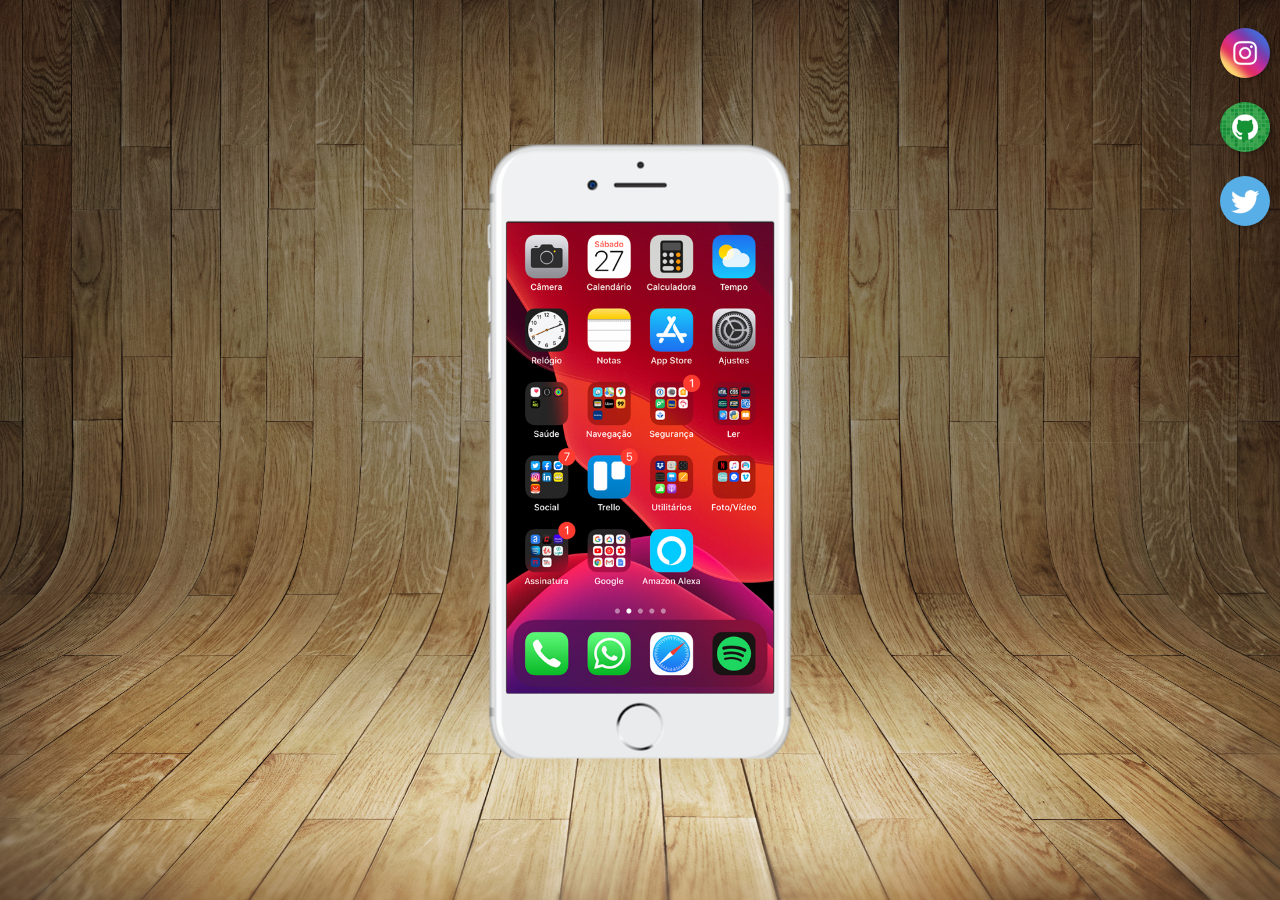
<file: index.html>
<!DOCTYPE html>
<html lang="pt-br">
<head>
    <meta charset="UTF-8">
    <meta name="viewport" content="width=device-width, initial-scale=1.0">
    <title>Redes Sociais</title>
    <link rel="shortcut icon" href="pacote-d013/pacote-d013/favicon.ico" type="image/x-icon">
    <link rel="stylesheet" href="estilo/style.css">
</head>
<body>
    
    <div class="fundo">
        <div class="iphone">
            <iframe src="home.html" name="tela" id="tela" frameborder="0"> s</iframe>
        </div>
    </div>

        <ul class="redes-sociais">
            <li>
                
            </li >
            <li>
                <a href="#"><img src="imagens/logo-instagram.jpg" alt="logo-instagram"></a></li>
            <li>
                <a href="#"><img src="imagens/logo-github.jpg" alt="logo-github"></a>
            </li>
            <li>
                <a href="#"><img src="imagens/logo-twitter.jpg" alt="logo-twitter"></a>
            </li>
        </ul>

        <iframe src="home.html" frameborder="0"><a href="home.html">sei ladasd</a></iframe>

</body>
</html>
</file>
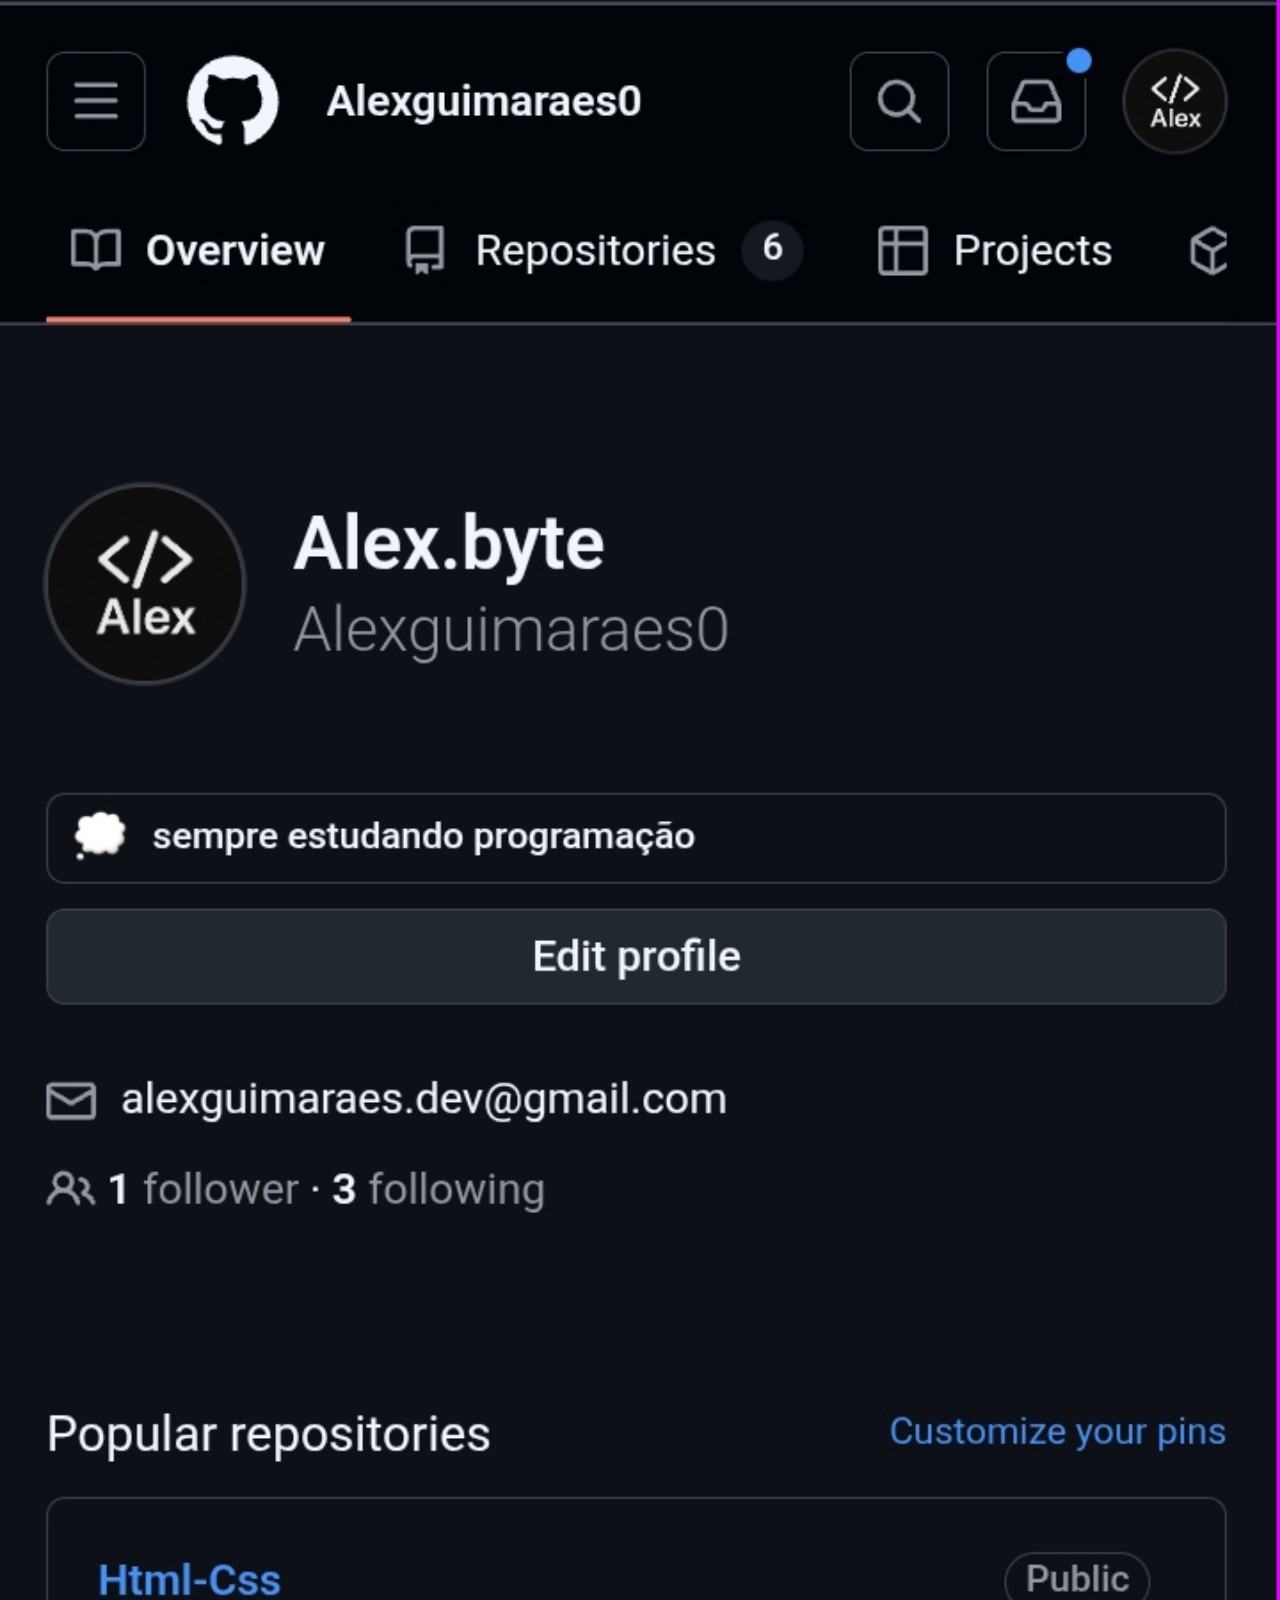
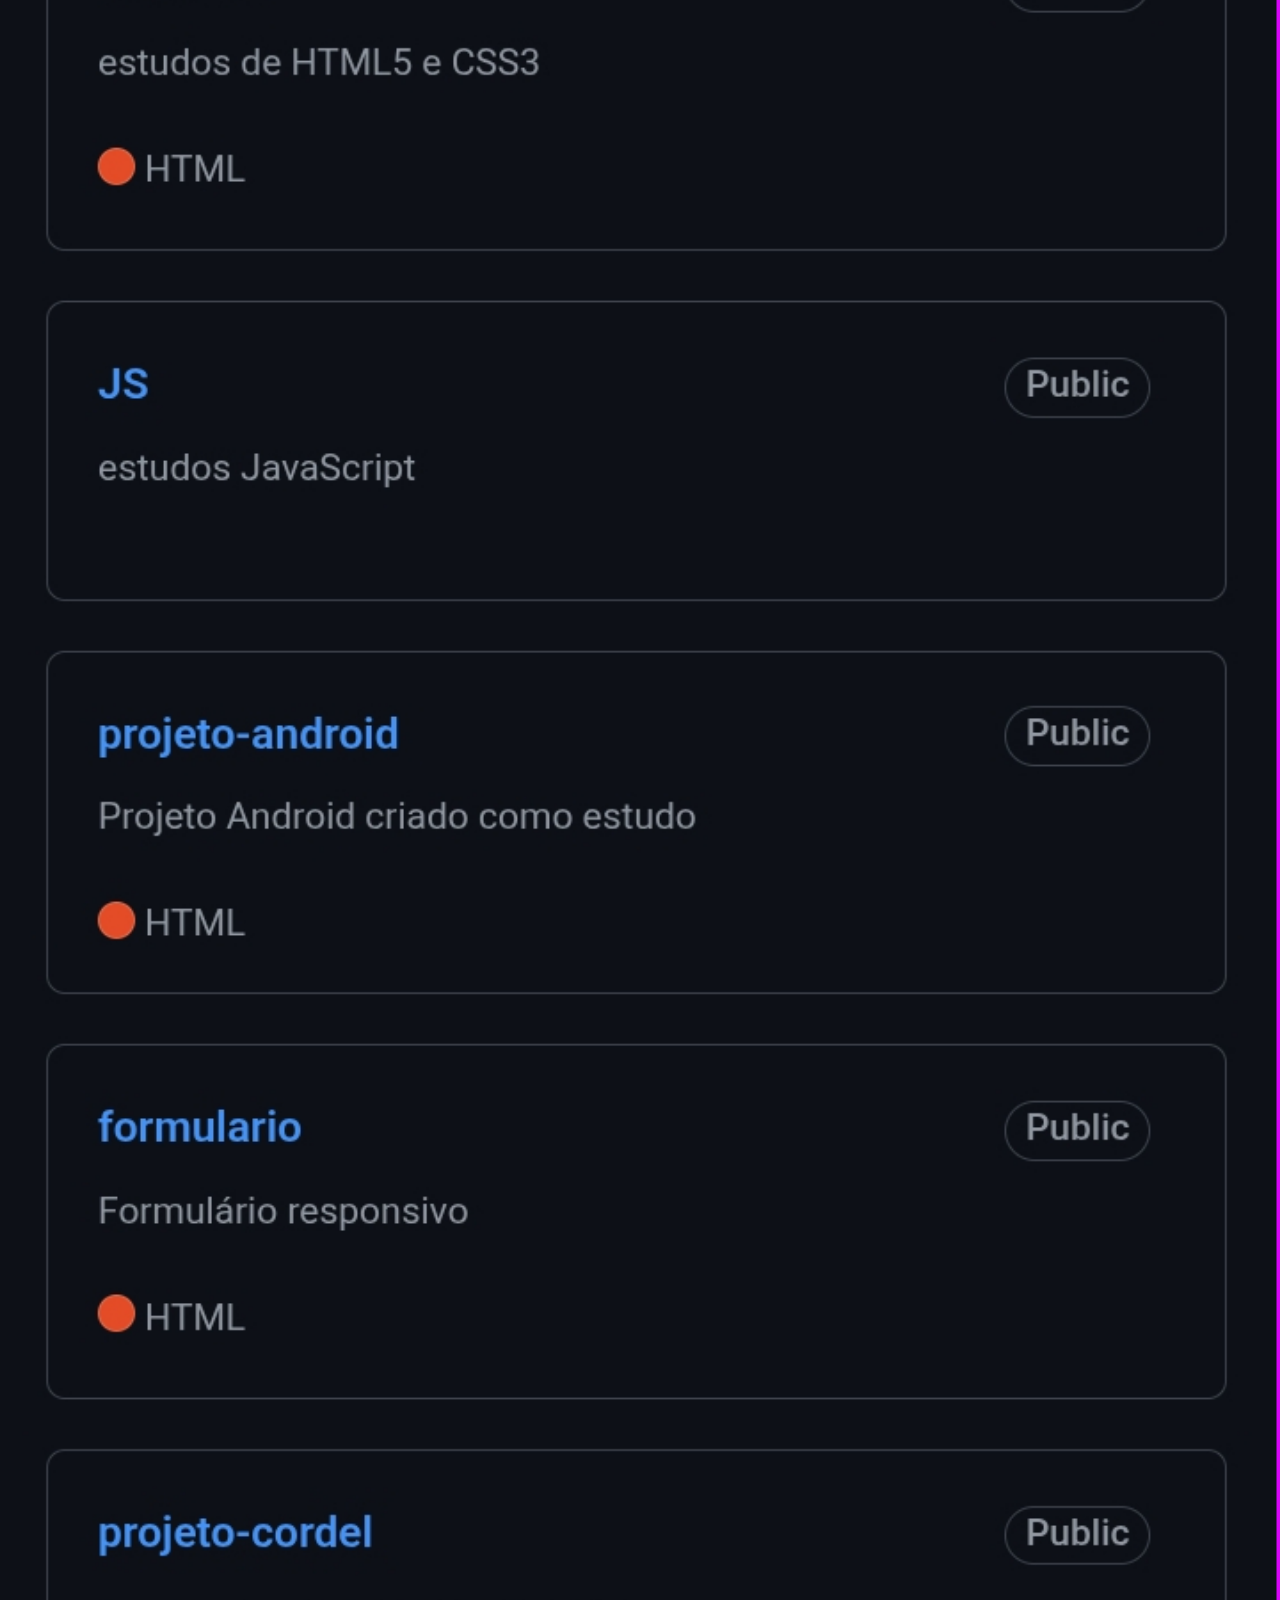
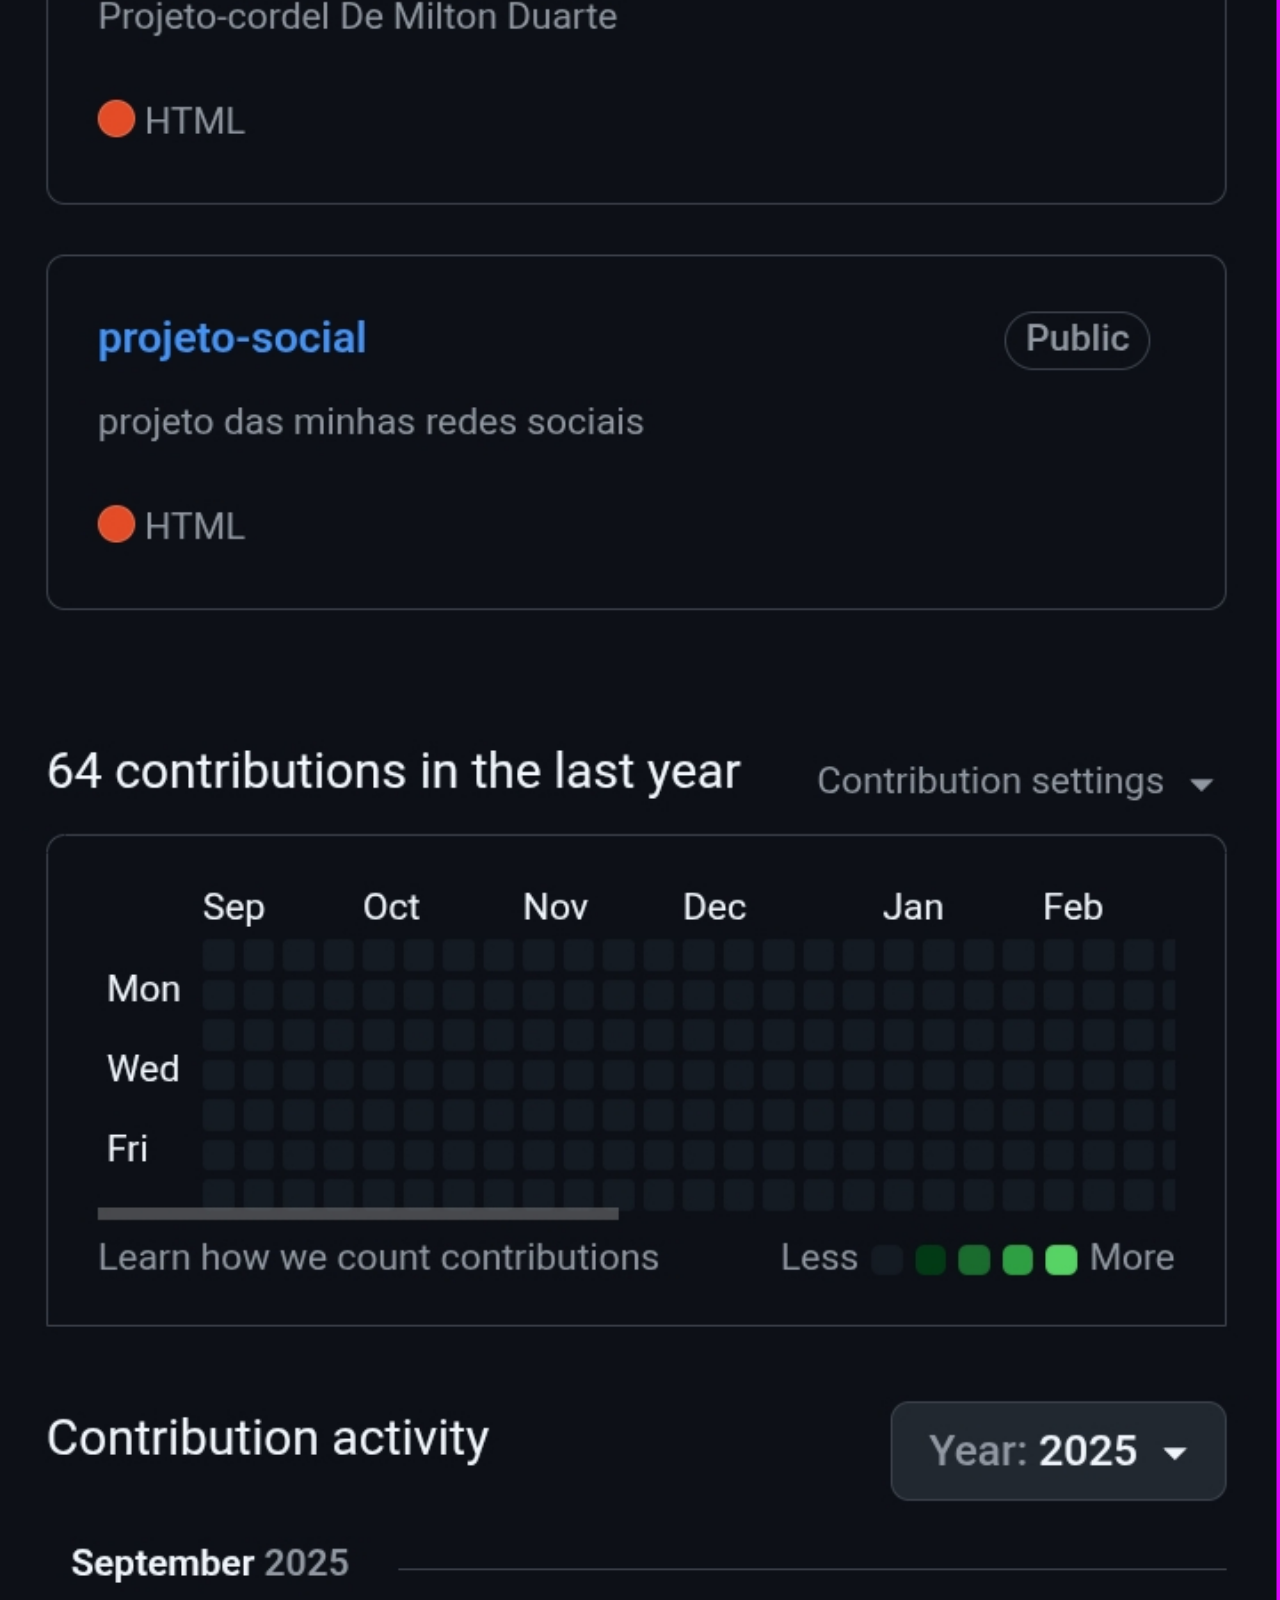
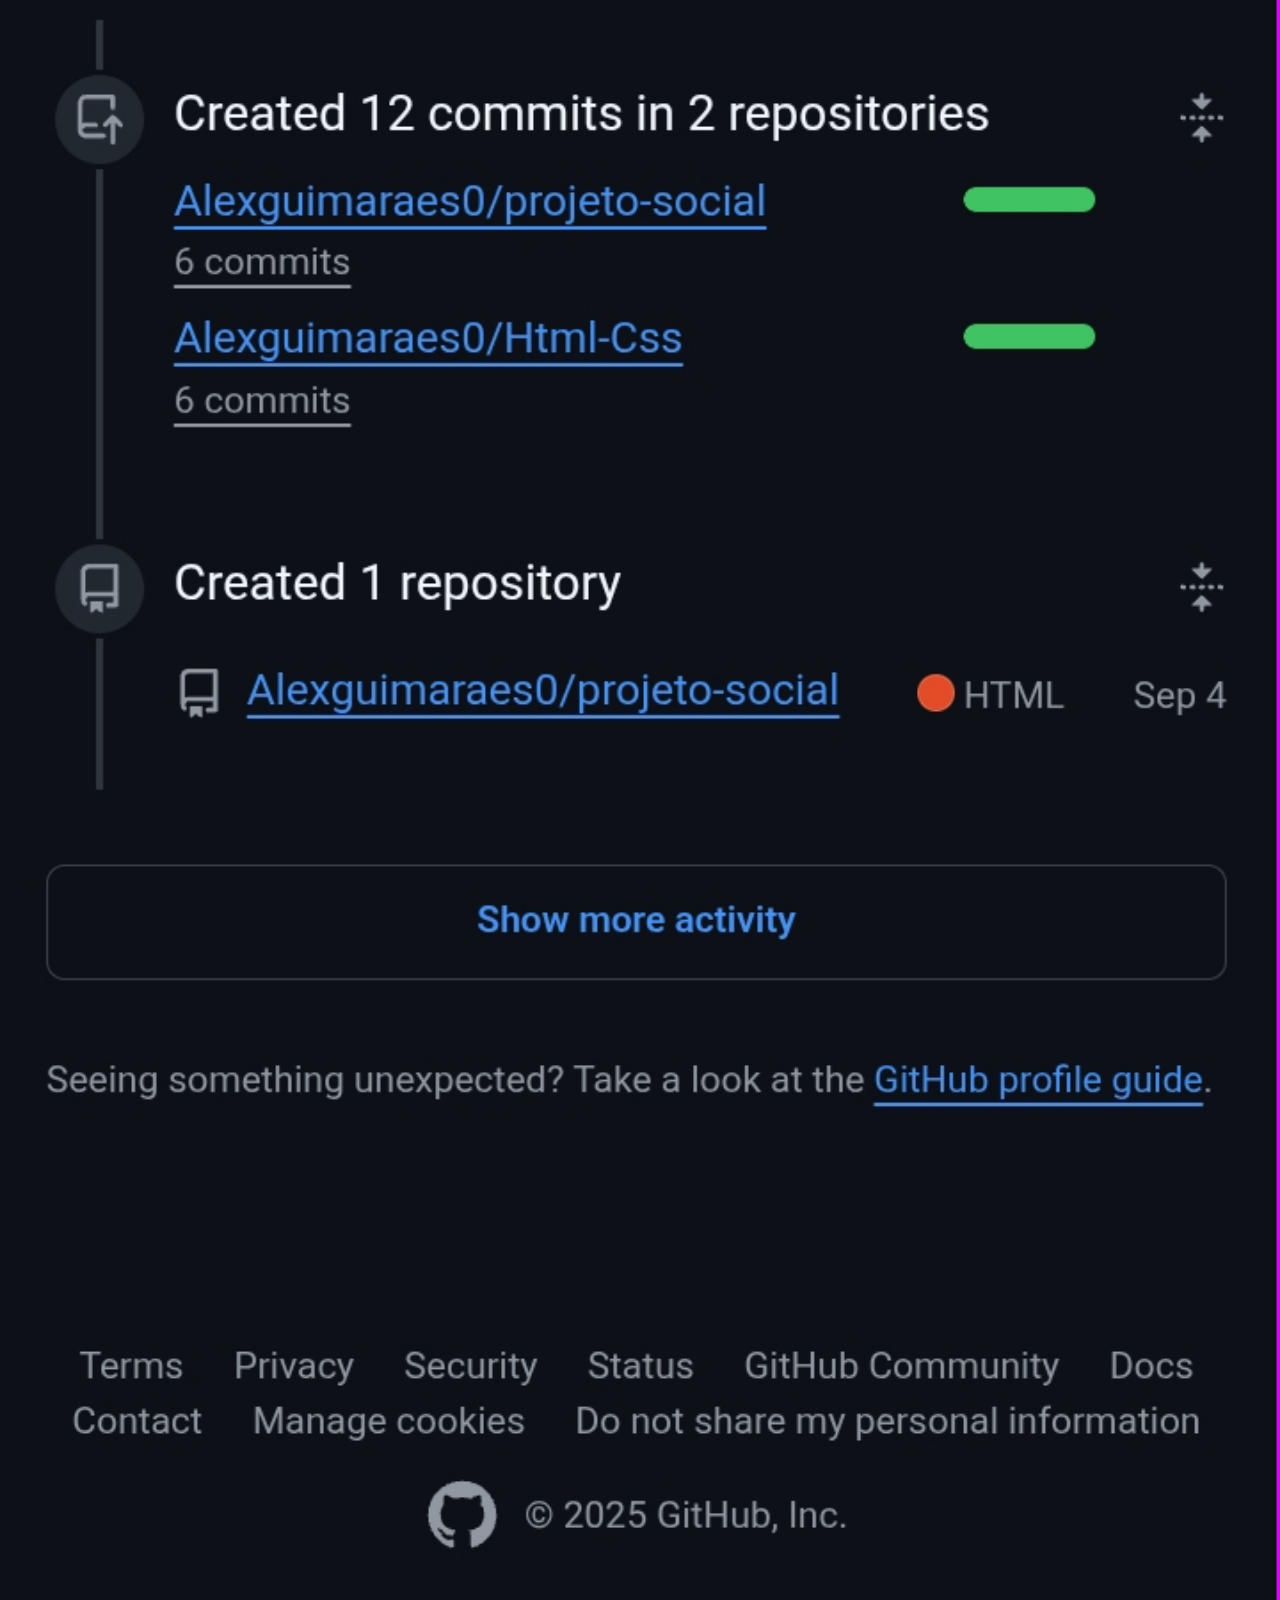
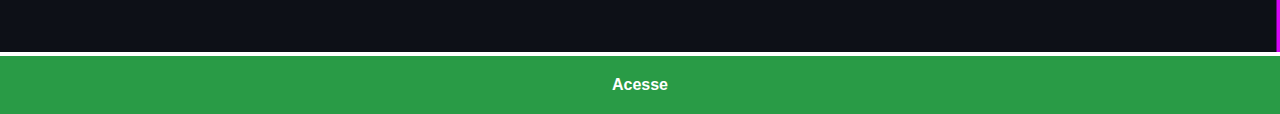
<file: github.html>
<!DOCTYPE html>
<html lang="pt-br">
<head>
    <meta charset="UTF-8">
    <meta name="viewport" content="width=device-width, initial-scale=1.0">
    <title>GitHub</title>
    <style>
        * {
            margin: 0;
            padding: 0;
            font-family: Arial, Helvetica, sans-serif;
        }

        img {
            width: 100%;
            height: 100%;
        }

        a {
            display: block;
            background-color: #299B46;
            padding: 20px;
            text-align: center;
            font-weight: bolder;
            text-decoration: none;
            color: white;
        }

    </style>
</head>
<body>

    <img src="imagens/github/github.jpg" alt="GitHub">
    <a href="https://github.com/Alexguimaraes0" target="_blank">Acesse</a>

</body>
</html>
</file>
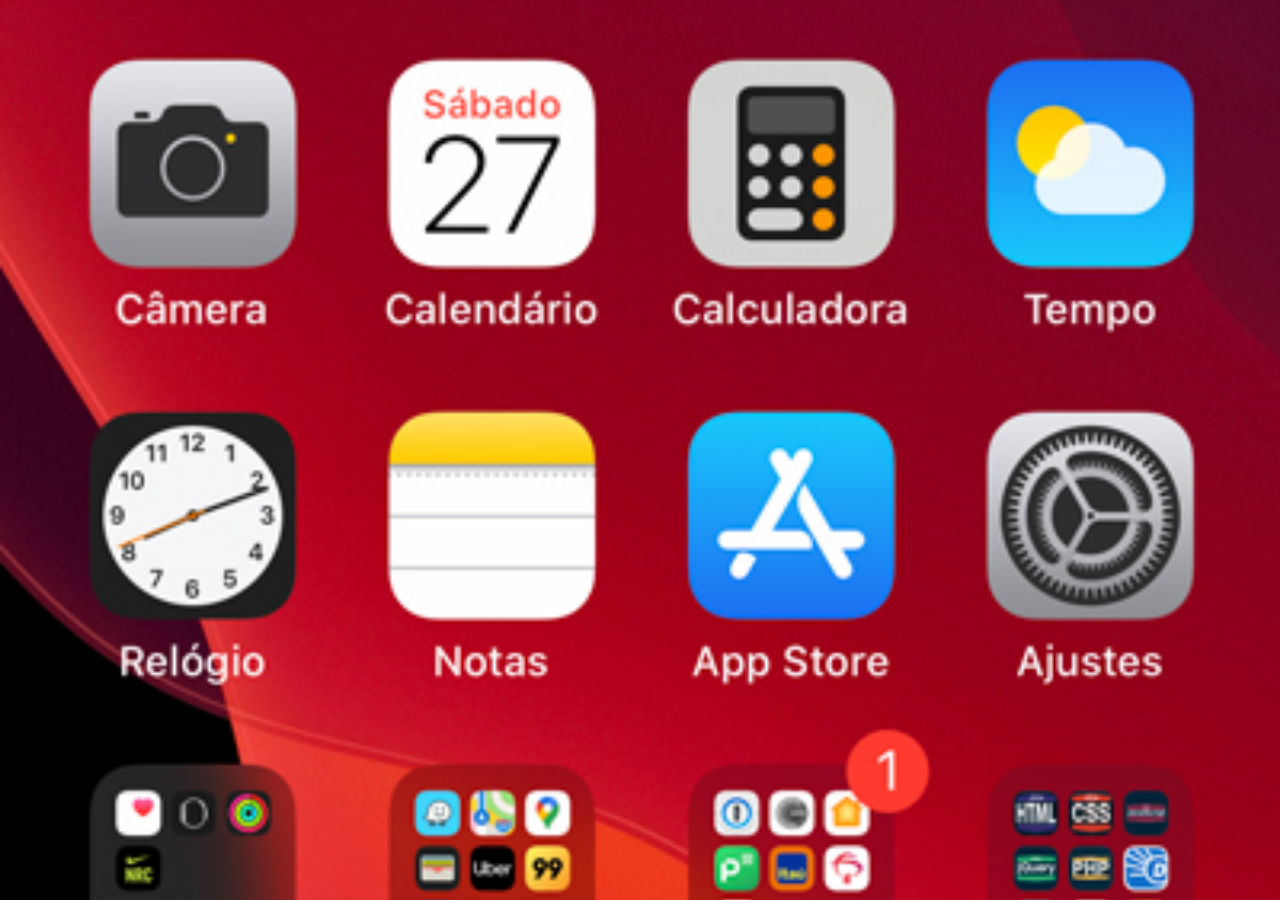
<file: home.html>
<!DOCTYPE html>
<html lang="pr-br">
<head>
    <meta charset="UTF-8">
    <meta name="viewport" content="width=device-width, initial-scale=1.0">
    <title>Home</title>
    <style>
        * {
            margin: 0;
            padding: 0;
        }

        body {
            width: 100vw;
            height: 100vh;
            background: black url(imagens/tela-home.jpg)
            no-repeat  top center ;
            background-size: cover;
            
            
            
        }

    </style>
</head>
<body>  

</body>
</html>
</file>
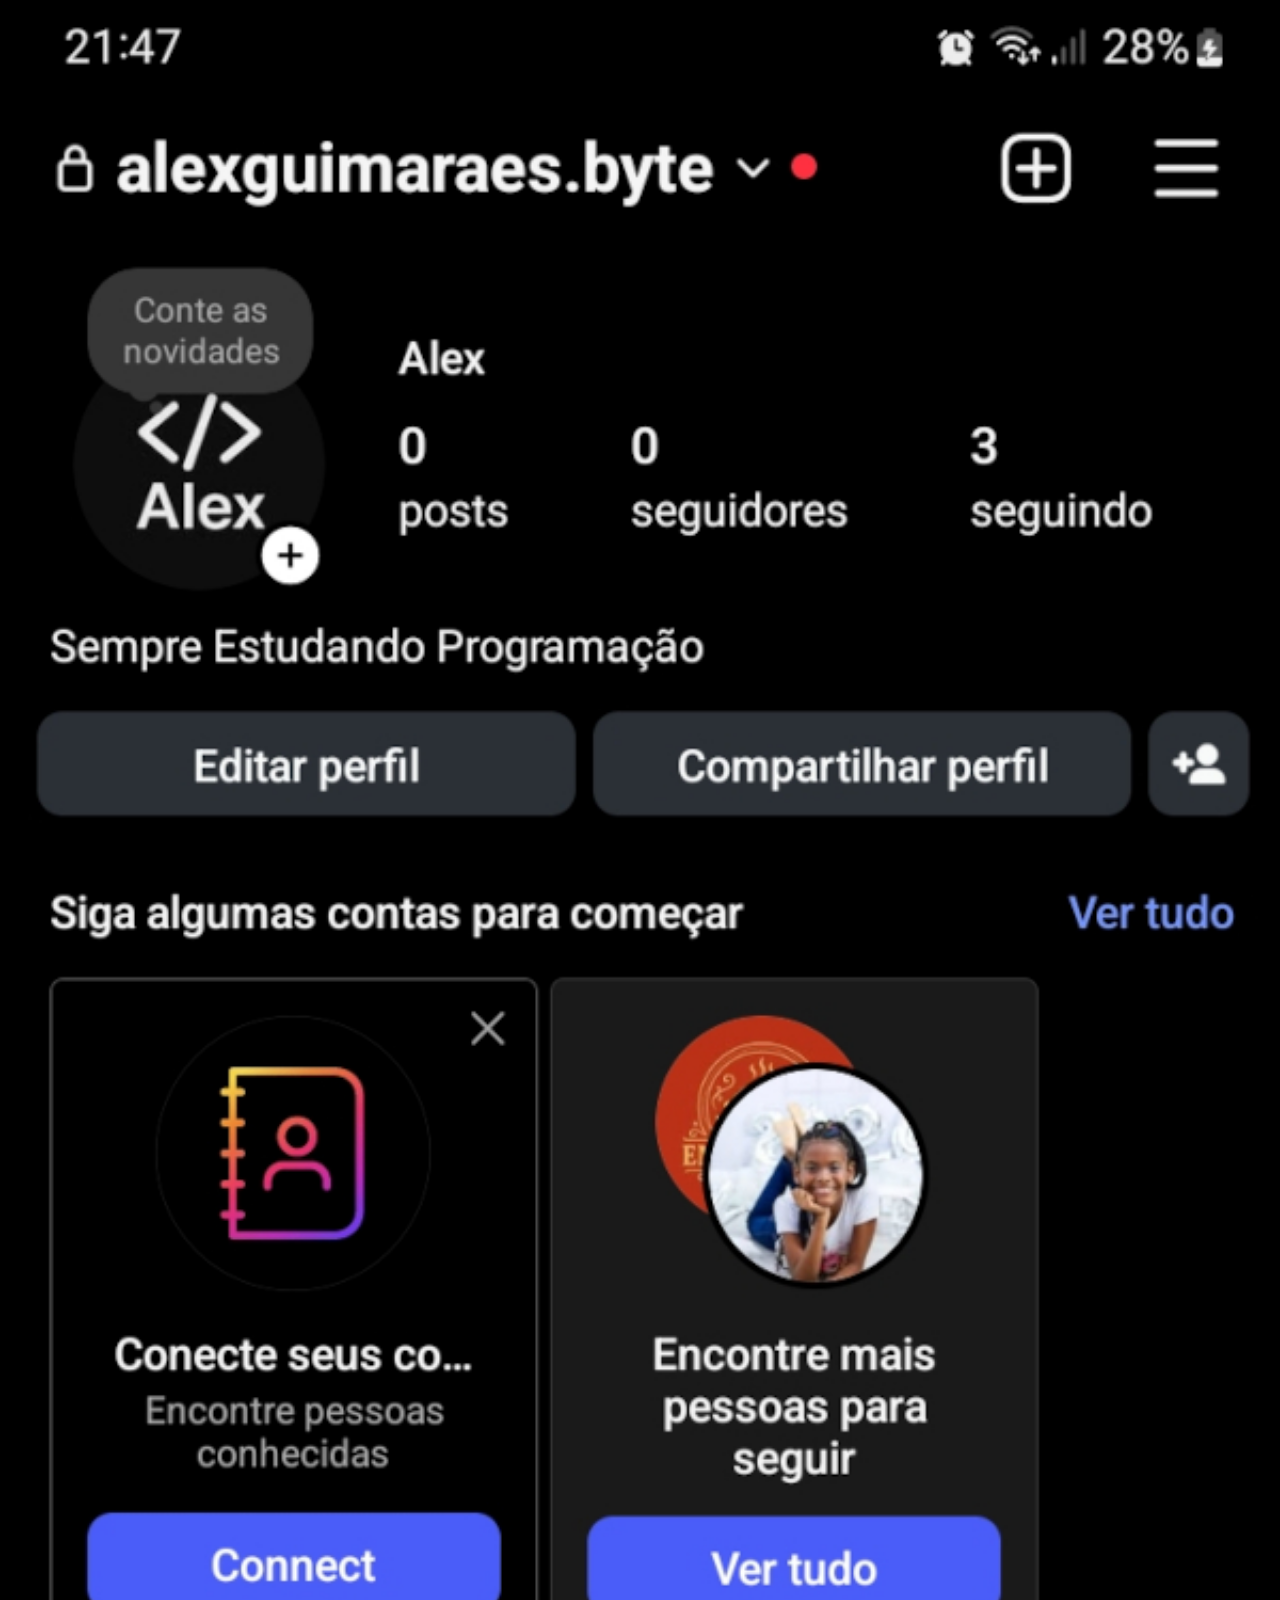
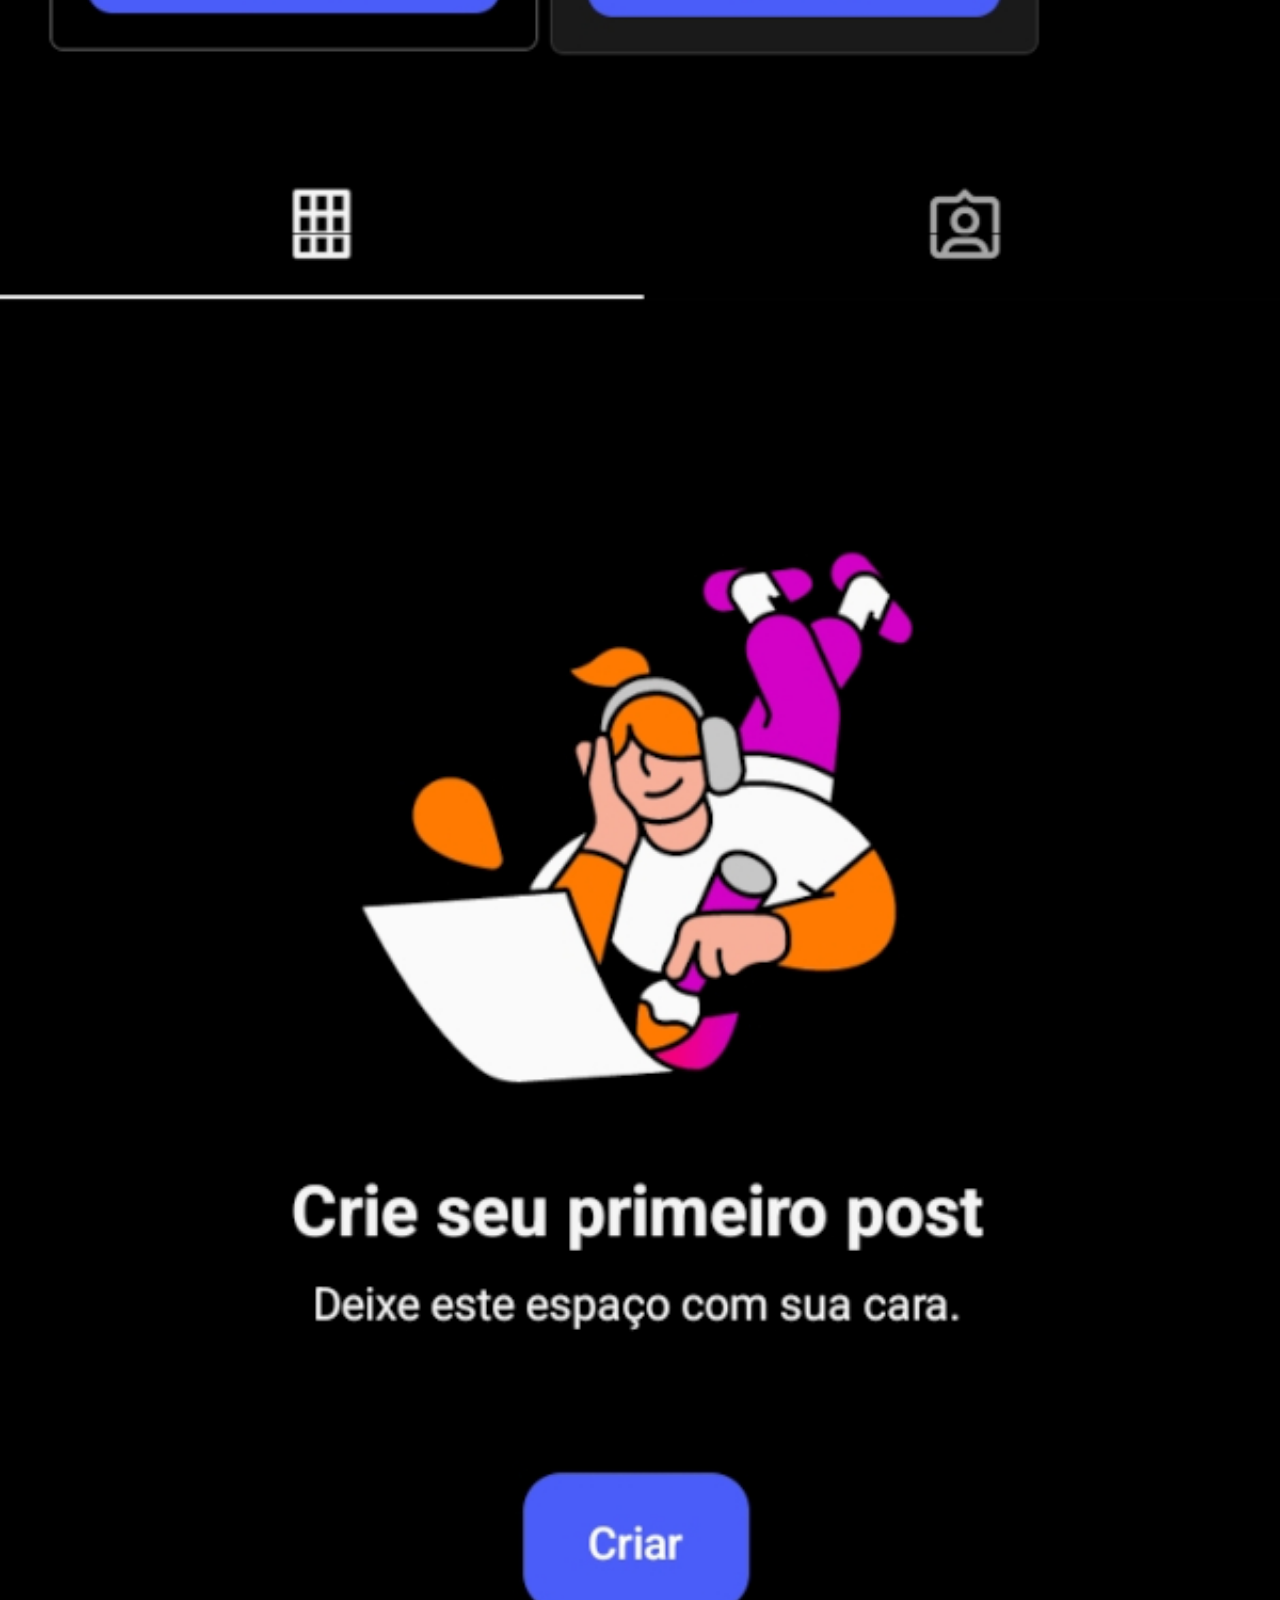
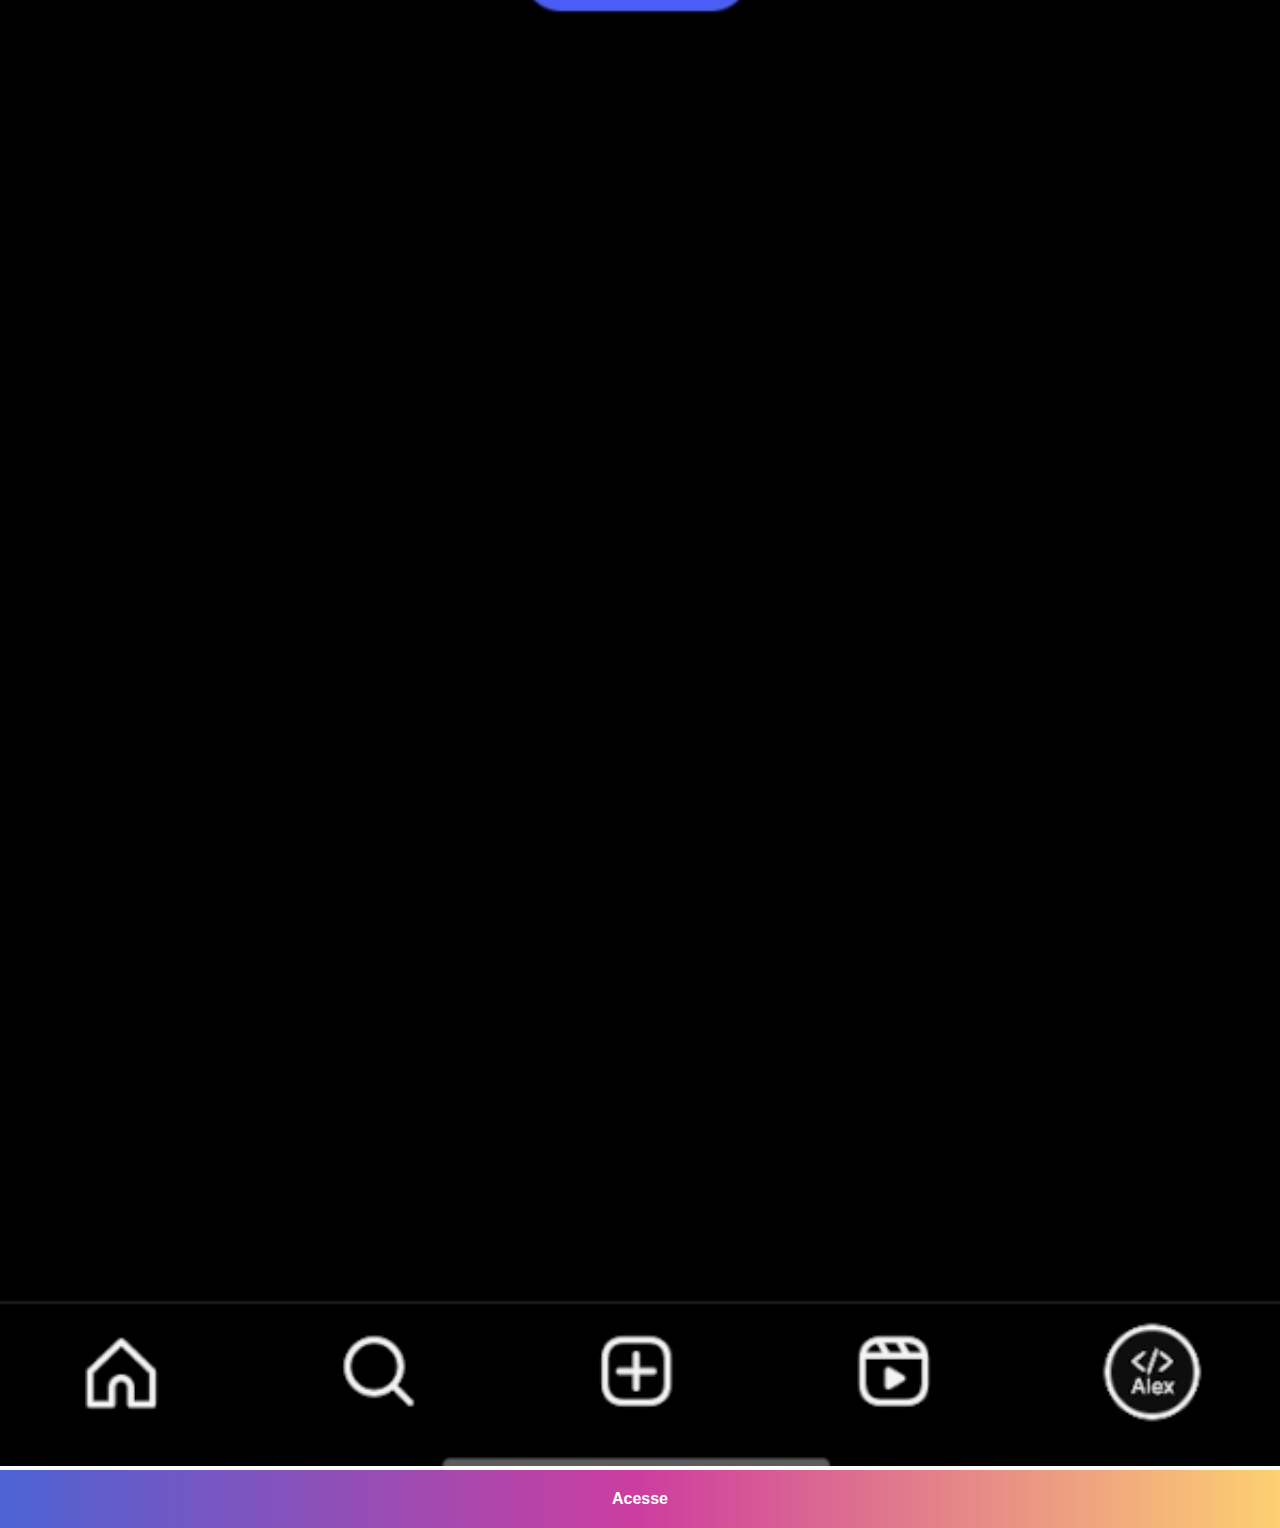
<file: instagram.html>
<!DOCTYPE html>
<html lang="pt-br">
<head>
    <meta charset="UTF-8">
    <meta name="viewport" content="width=device-width, initial-scale=1.0">
    <title>Instagram</title>
    <style>
        * {
            margin: 0;
            padding: 0;
            font-family: Arial, Helvetica, sans-serif;
        }

        img {
            width: 100%;
            height: 100%;
        }

        a {
            display: block;
            background-image: linear-gradient(to right, #4C63D3, #CD3D9F, #FDD071);
            padding: 20px;
            text-align: center;
            font-weight: bolder;
            text-decoration: none;
            color: white;
        }

    </style>
</head>
<body>

    <img src="imagens/instagram/instagram.jpg" alt="Instagram">
    <a href="https://www.instagram.com/alexguimaraes.byte" target="_blank">Acesse</a>

</body>
</html>
</file>
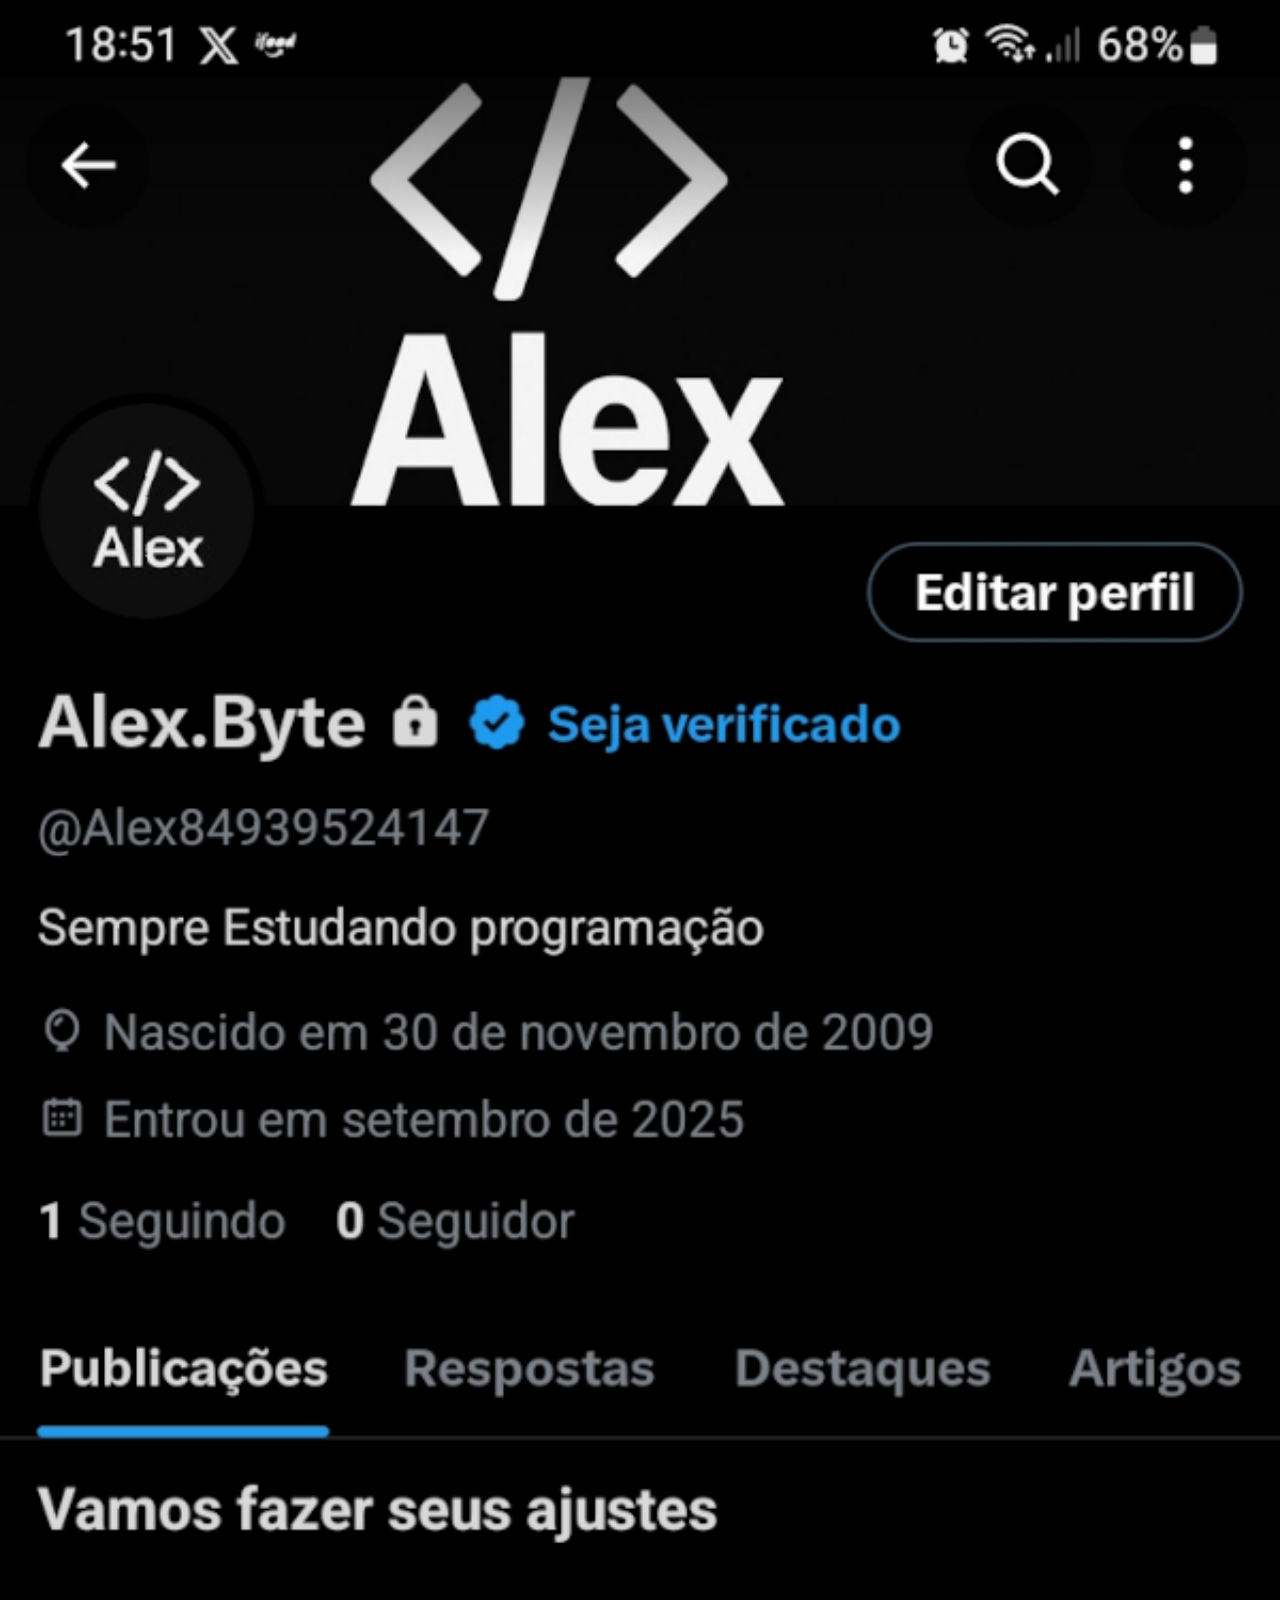
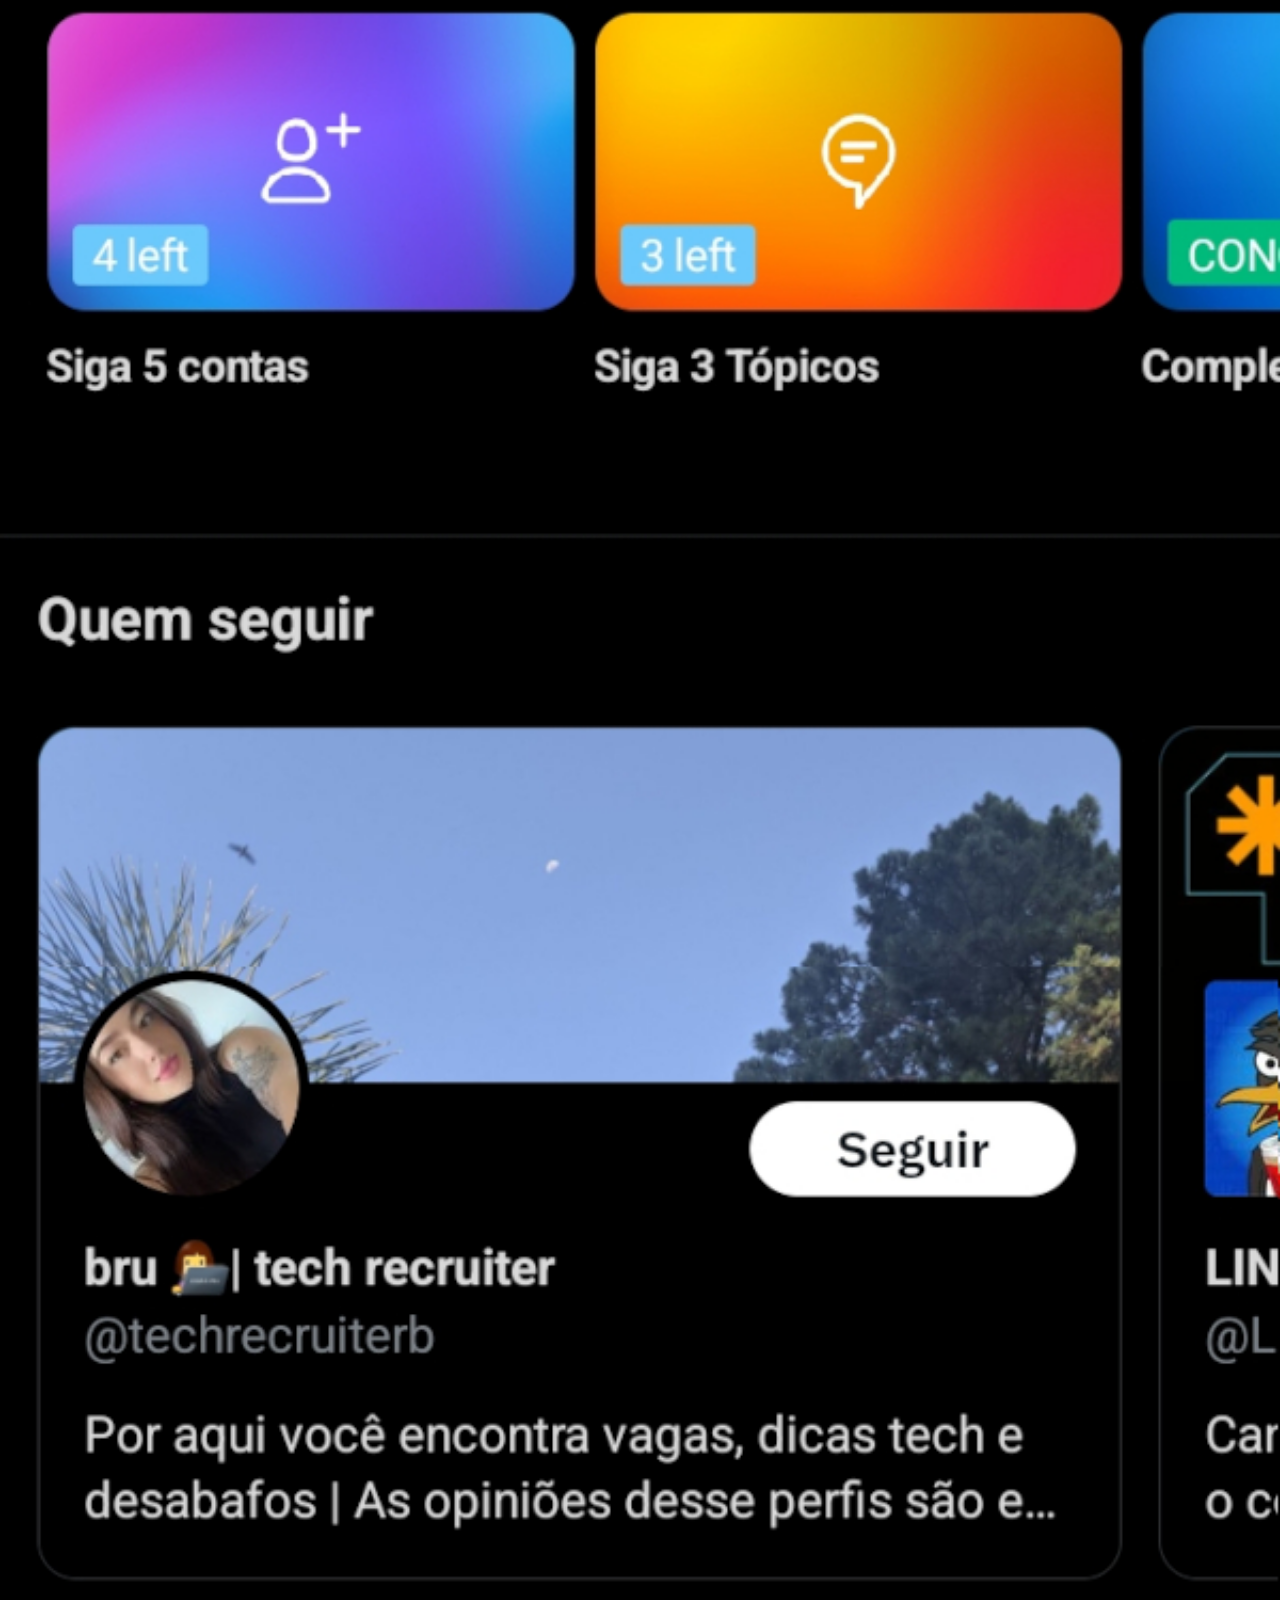
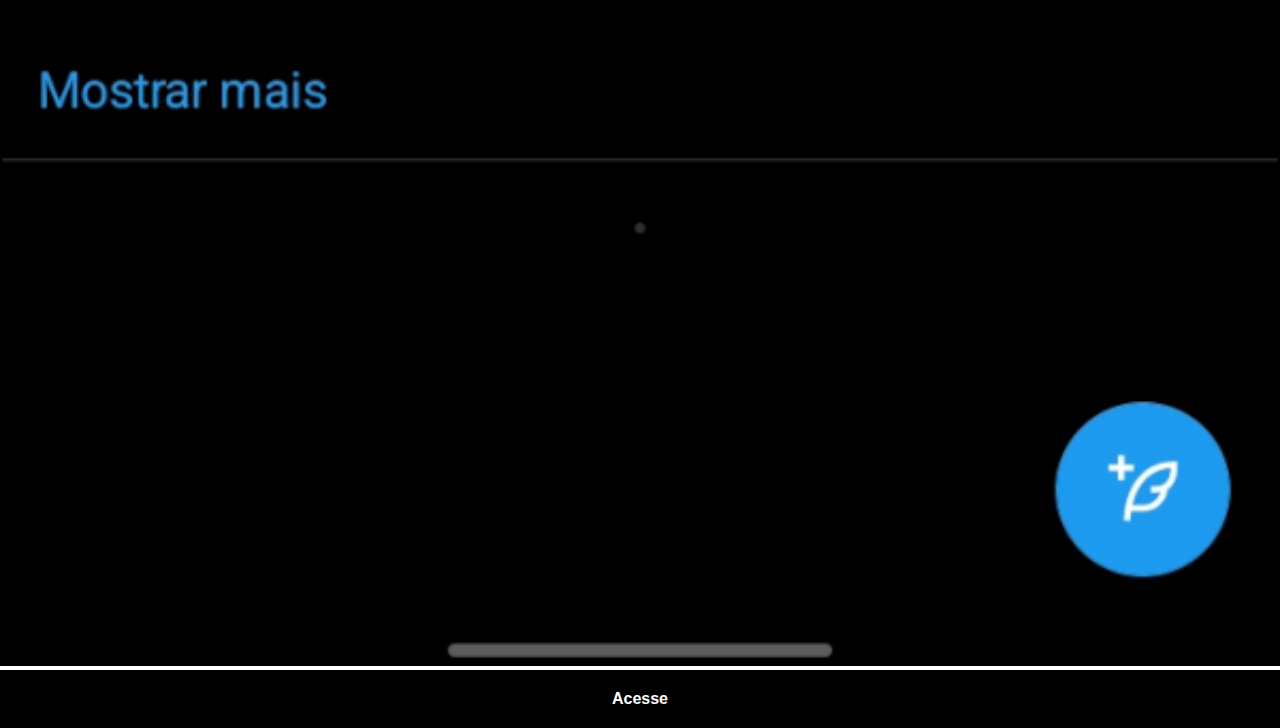
<file: X.html>
<!DOCTYPE html>
<html lang="pt-br">
<head>
    <meta charset="UTF-8">
    <meta name="viewport" content="width=device-width, initial-scale=1.0">
    <title>X</title>
    <style>
        * {
            margin: 0;
            padding: 0;
            font-family: Arial, Helvetica, sans-serif;
        }

        img {
            width: 100%;
            height: 100%;
        }

        a {
            display: block;
            background-color: #000;
            padding: 20px;
            text-align: center;
            font-weight: bolder;
            text-decoration: none;
            color: white;
        }

    </style>
</head>
<body>

    <img src="imagens/x/x.jpg" alt="X">
    <a href="https://x.com/Alex84939524147" target="_blank">Acesse</a>

</body>
</html>
</file>
<file: estilo/style.css>
@charset "UTF-8";

* {
    margin: 0;
    padding: 0;
}

html, body {
    width: 100vw;
    height: 100vh;
   font-family: Arial, Helvetica, sans-serif;
   
}

body {
    background-attachment: fixed;
}

.fundo {
    position: fixed;
    width: 100%;
    height: 100%;
    background-image: url(../imagens/fundo-madeira.jpg);
    background-size: cover;
    background-attachment: fixed;
    background-position: top center;
    display: flex;
    justify-content: center;
    align-items: center;
}

.iphone {
    position: absolute;
    background-image: url(../imagens/frame-iphone.png);
    top: 50%;
    left: 50%; 
    transform: translate(-50%, -50%);

    width: 311px;
    height: 617px;
    background-repeat: no-repeat;
}

#tela {
    position: relative;
    top: 81px;
    left: 22px;
    width: 267px;
    height: 471px;
}

.redes-sociais {
    text-align: right;
}

.redes-sociais img {
    position: relative;
    width: 50px;
    margin: 10px;
    border-radius: 50%;
    box-shadow: 2px 2px 5px rgba(0,0,0,0.3);
    box-sizing: border-box;

}

.redes-sociais img:hover {
    box-shadow: 4px 4px 10px rgba(0,0,0,0.5);
    border: 2px solid #ffffff83;
    transform: scale(1.1);
    transition: trasform 0.5s, border 0.5s ease;
    cursor: pointer;
}
</file>
